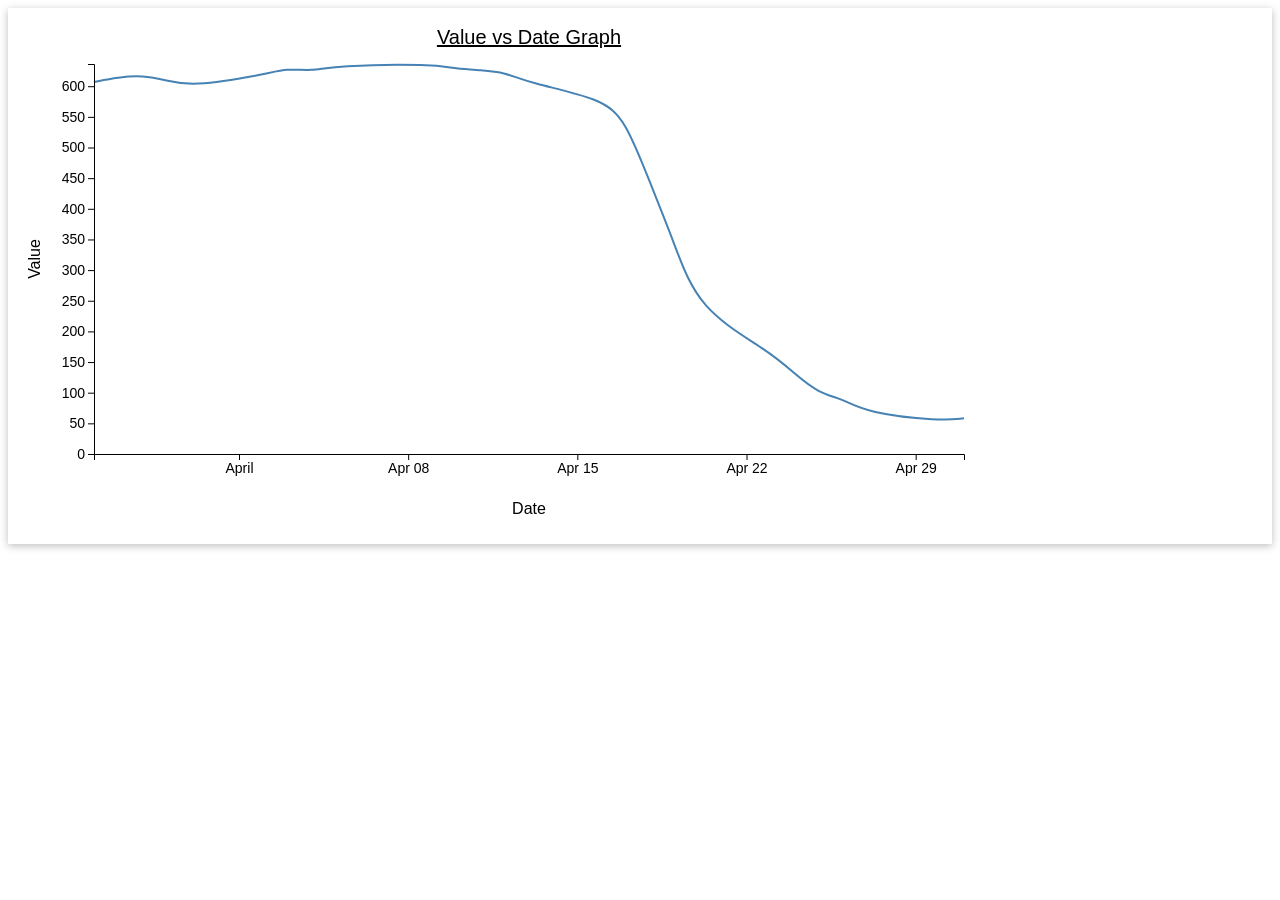
<file: index.html>
<!DOCTYPE html>
<html lang="en">
  <head>
    <meta charset="UTF-8" />
    <meta name="viewport" content="width=device-width, initial-scale=1.0" />
    <title>Interactive Line Chart with D3.js</title>
    <link rel="stylesheet" href="css/style.css">
  </head>
  <body>
    <div id="chart"></div>
    <script src="js/d3.min.js" defer></script>
    <script src="js/d3-fetch.min.js" defer></script>
    <script src="js/line.js" defer></script>
  </body>
</html>
</file>
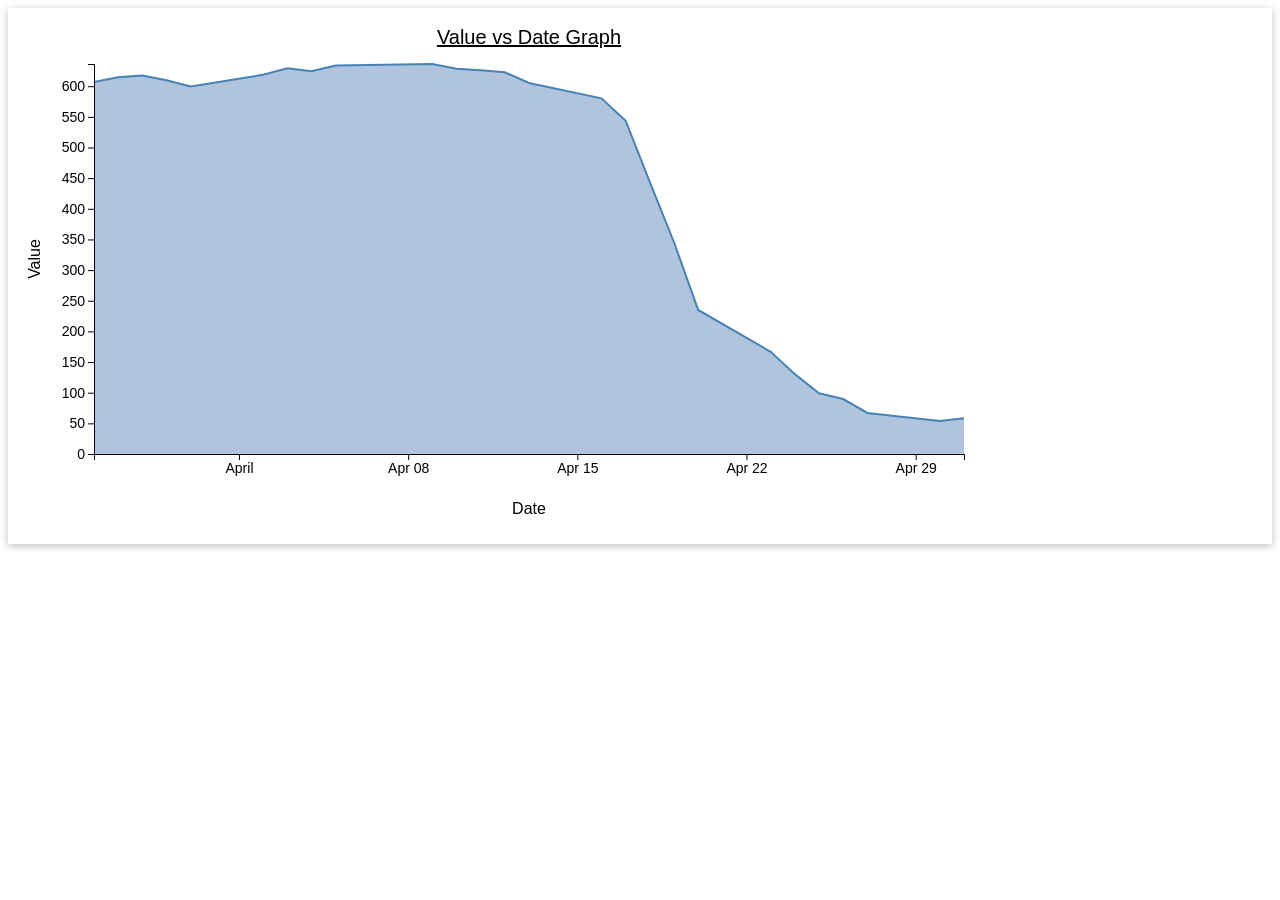
<file: area.html>
<!DOCTYPE html>
<html lang="en">
  <head>
    <meta charset="UTF-8" />
    <meta name="viewport" content="width=device-width, initial-scale=1.0" />
    <title>Interactive Dotted Plot with D3.js</title>
    <link rel="stylesheet" href="css/style.css" />
  </head>
  <body>
    <div id="chart"></div>
    <script src="js/d3.min.js" defer></script>
    <script src="js/d3-fetch.min.js" defer></script>
    <script src="js/area.js" defer></script>
  </body>
</html>
</file>
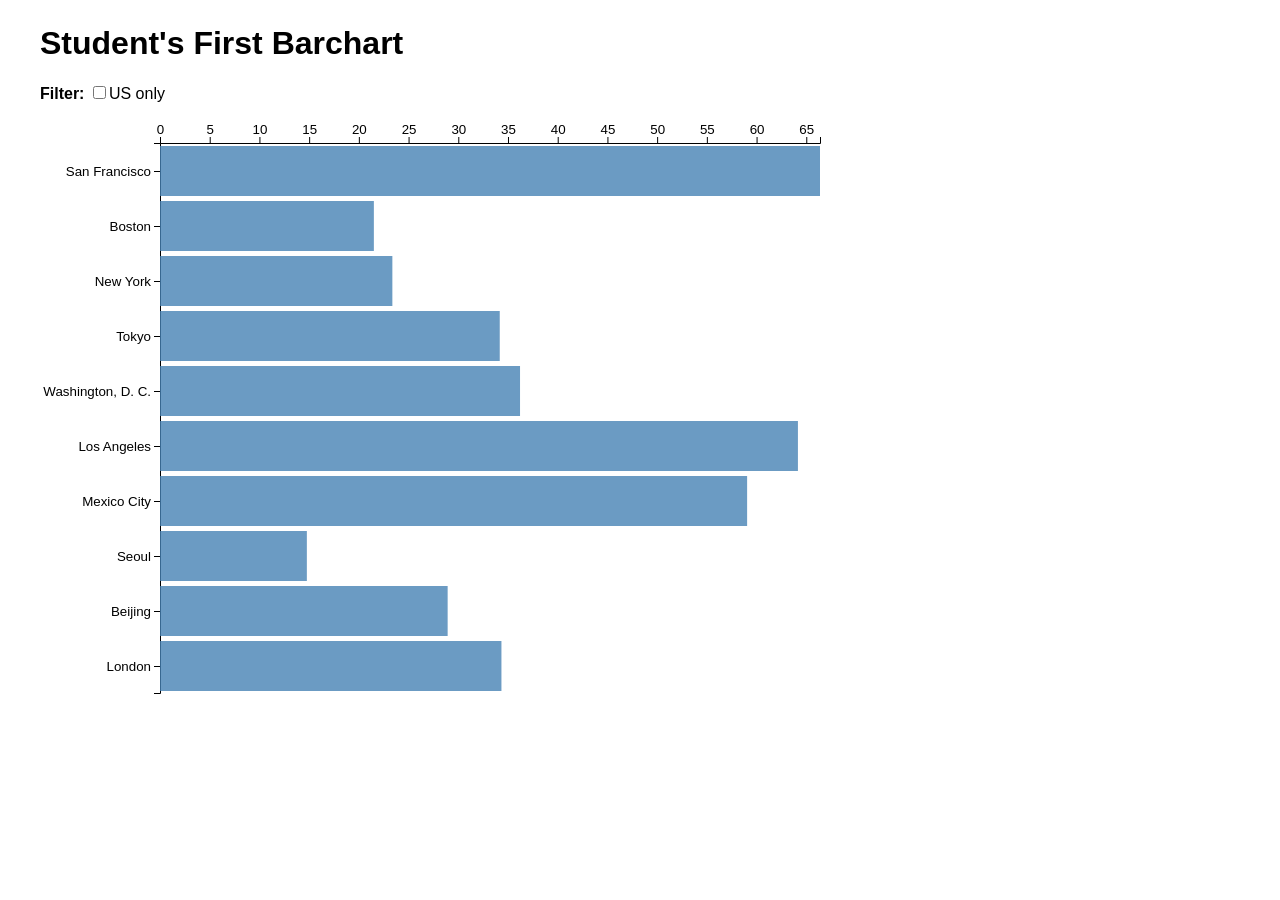
<file: barchart.html>
<!DOCTYPE html>
<html lang="en">
  <head>
    <meta charset="utf-8" />
    <meta http-equiv="X-UA-Compatible" content="IE=edge" />
    <title>Student's First Barchart</title>
    <meta name="description" content="Student's First Barchart" />
    <meta name="viewport" content="width=device-width, initial-scale=1" />
    <script src="js/d3.min.js"></script>
    <style>
      body {
        max-width: 1200px;
        margin: 25px auto;
        font-family: "Helvetica Neue", Helvetica, Arial, "Lucida Grande",
          sans-serif;
      }
      rect {
        fill: steelblue;
        fill-opacity: 0.8;
      }
      rect:hover {
        fill-opacity: 1;
      }
      .axis {
        font-size: smaller;
      }
    </style>
  </head>
  <body>
    <h1>Student's First Barchart</h1>

    <div>
      <strong>Filter:</strong>
      <label
        ><input type="checkbox" name="US" value="1" id="filter-us-only" />US
        only</label
      >
    </div>

    <script>
      const margin = { top: 40, bottom: 10, left: 120, right: 20 };
      const width = 800 - margin.left - margin.right;
      const height = 600 - margin.top - margin.bottom;

      // Creates sources <svg> element
      const svg = d3
        .select("body")
        .append("svg")
        .attr("width", width + margin.left + margin.right)
        .attr("height", height + margin.top + margin.bottom);

      // Group used to enforce margin
      const g = svg
        .append("g")
        .attr("transform", `translate(${margin.left},${margin.top})`);

      // Global variable for all data
      let data;

      // Scales setup
      const xscale = d3.scaleLinear().range([0, width]);
      const yscale = d3.scaleBand().rangeRound([0, height]).paddingInner(0.1);

      // Axis setup
      const xaxis = d3.axisTop().scale(xscale);
      const g_xaxis = g.append("g").attr("class", "x axis");
      const yaxis = d3.axisLeft().scale(yscale);
      const g_yaxis = g.append("g").attr("class", "y axis");

      /////////////////////////

      d3.json("data/weather.json").then((json) => {
        data = json;

        update(data);
      });

      function update(new_data) {
        //update the scales
        xscale.domain([0, d3.max(new_data, (d) => d.temperature)]);
        yscale.domain(new_data.map((d) => d.location.city));
        //render the axis
        g_xaxis.transition().call(xaxis);
        g_yaxis.transition().call(yaxis);

        // Render the chart with new data

        // DATA JOIN use the key argument for ensurign that the same DOM element is bound to the same data-item
        const rect = g
          .selectAll("rect")
          .data(new_data, (d) => d.location.city)
          .join(
            // ENTER
            // new elements
            (enter) => {
              const rect_enter = enter.append("rect").attr("x", 0);
              rect_enter.append("title");
              return rect_enter;
            },
            // UPDATE
            // update existing elements
            (update) => update,
            // EXIT
            // elements that aren't associated with data
            (exit) => exit.remove()
          );

        // ENTER + UPDATE
        // both old and new elements
        rect
          .transition()
          .attr("height", yscale.bandwidth())
          .attr("width", (d) => xscale(d.temperature))
          .attr("y", (d) => yscale(d.location.city));

        rect.select("title").text((d) => d.location.city);
      }

      //interactivity
      d3.select("#filter-us-only").on("change", function () {
        // This will be triggered when the user selects or unselects the checkbox
        const checked = d3.select(this).property("checked");
        if (checked === true) {
          // Checkbox was just checked

          // Keep only data element whose country is US
          const filtered_data = data.filter((d) => d.location.country === "US");

          update(filtered_data); // Update the chart with the filtered data
        } else {
          // Checkbox was just unchecked
          update(data); // Update the chart with all the data we have
        }
      });
    </script>
  </body>
</html>
</file>
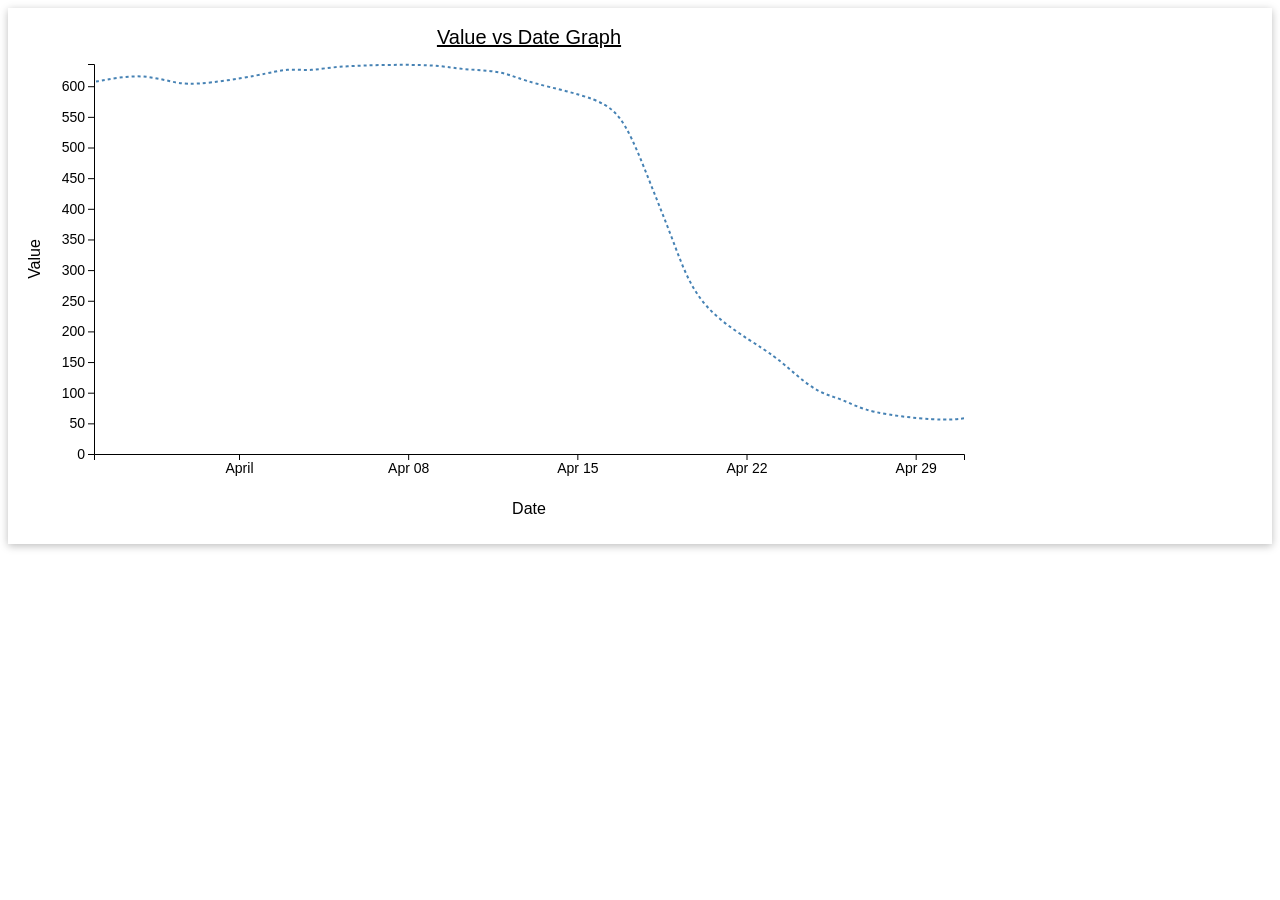
<file: dotted.html>
<!DOCTYPE html>
<html lang="en">
  <head>
    <meta charset="UTF-8" />
    <meta name="viewport" content="width=device-width, initial-scale=1.0" />
    <title>Interactive Dotted Plot with D3.js</title>
    <link rel="stylesheet" href="css/style.css">
  </head>
  <body>
    <div id="chart"></div>
    <script src="js/d3.min.js" defer></script>
    <script src="js/d3-fetch.min.js" defer></script>
    <script src="js/dotted.js" defer></script>
  </body>
</html>
</file>
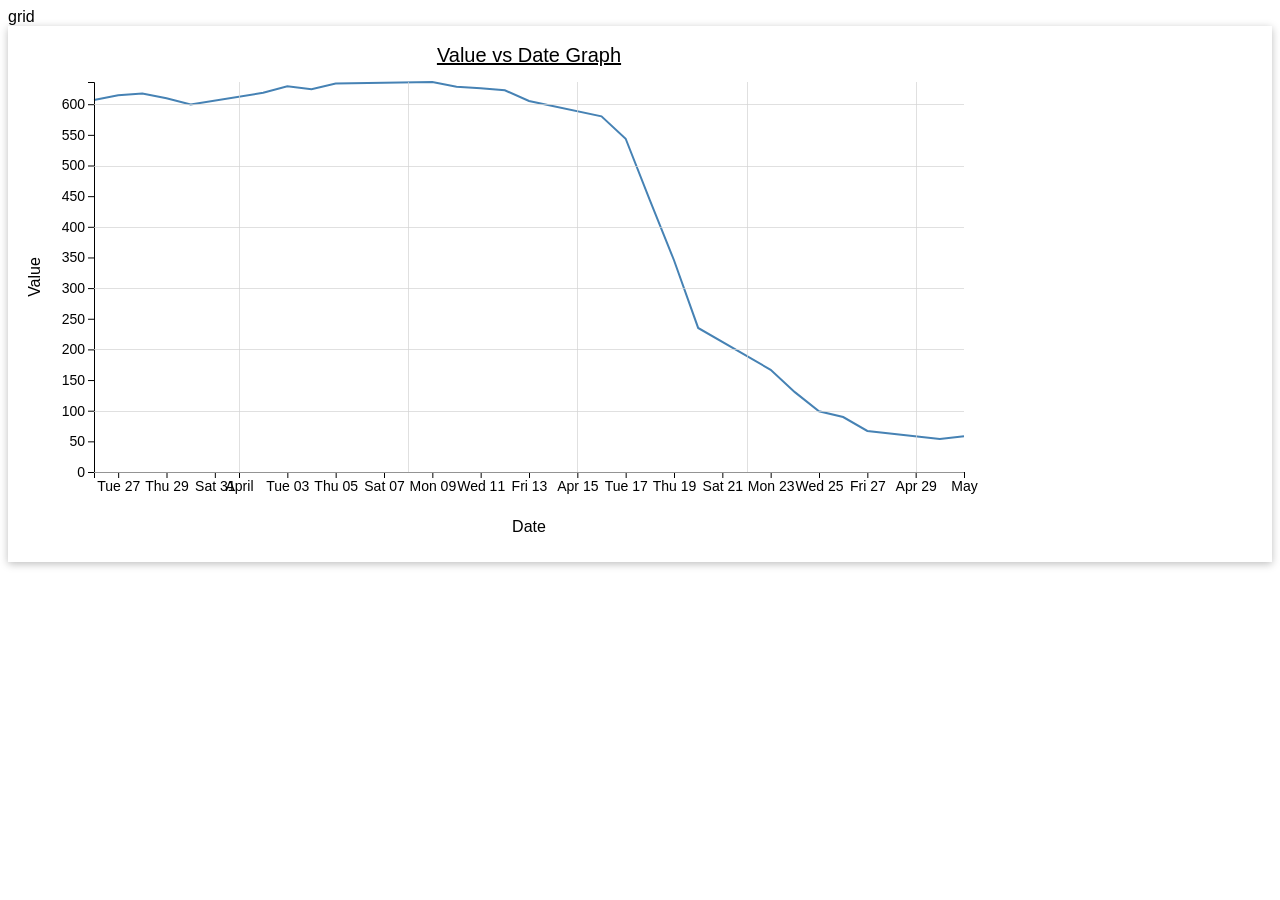
<file: grid.html>
<!DOCTYPE html>
<html lang="en">
  <head>
    <meta charset="UTF-8" />
    <meta name="viewport" content="width=device-width, initial-scale=1.0" />
    <title>Interactive grid Plot with D3.js</title>
    <link rel="stylesheet" href="css/style.css" /></head
  >grid
  <body>
    <div id="chart"></div>
    <script src="js/d3.min.js" defer></script>
    <script src="js/d3-fetch.min.js" defer></script>
    <script src="js/grid.js" defer></script>
  </body>
</html>
</file>
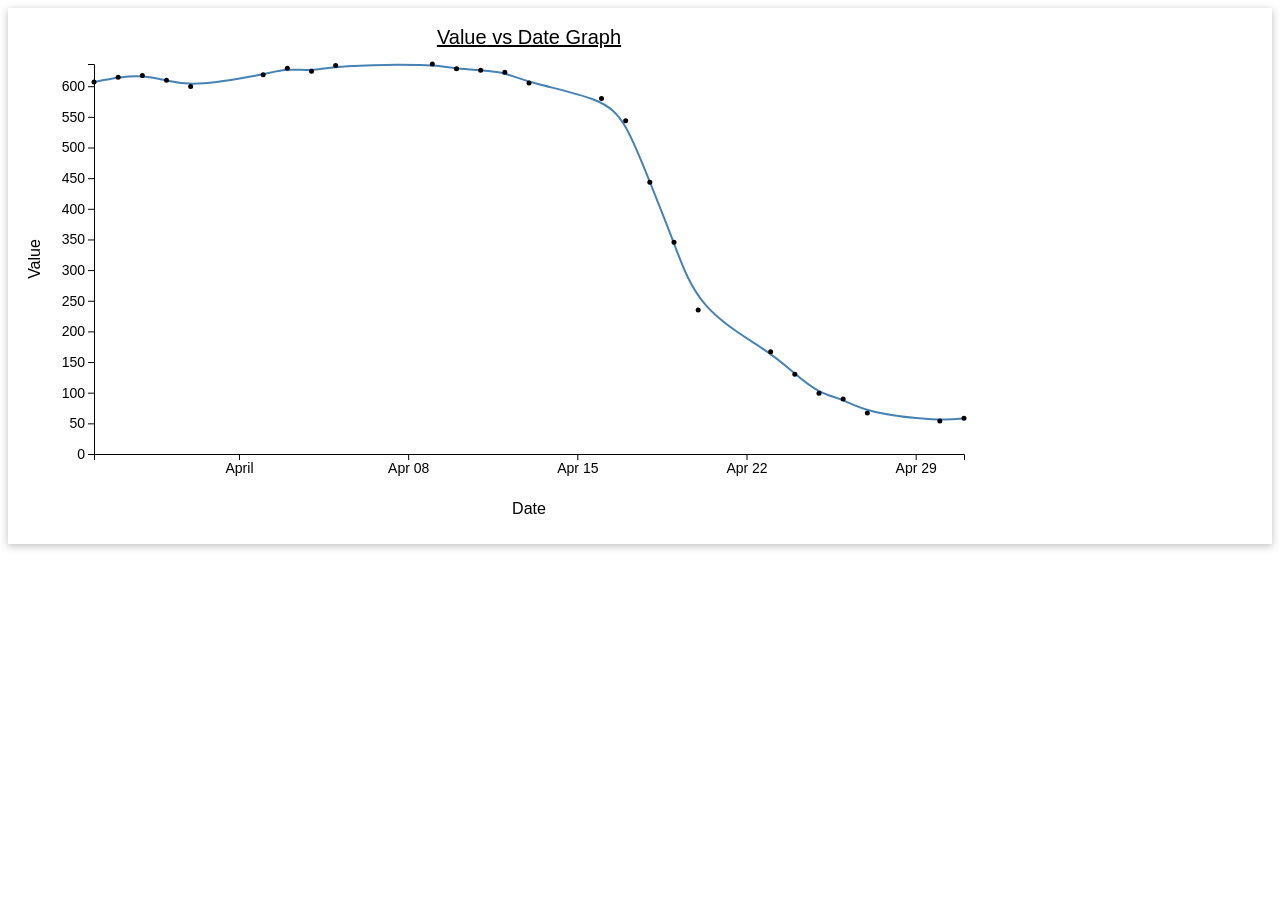
<file: scatter.html>
<!DOCTYPE html>
<html lang="en">
  <head>
    <meta charset="UTF-8" />
    <meta name="viewport" content="width=device-width, initial-scale=1.0" />
    <title>Interactive Scatter Plot with D3.js</title>
    <link rel="stylesheet" href="css/style.css">
  </head>
  <body>
    <div id="chart"></div>
    <script src="js/d3.min.js" defer></script>
    <script src="js/d3-fetch.min.js" defer></script>
    <script src="js/scatter.js" defer></script>
  </body>
</html>
</file>
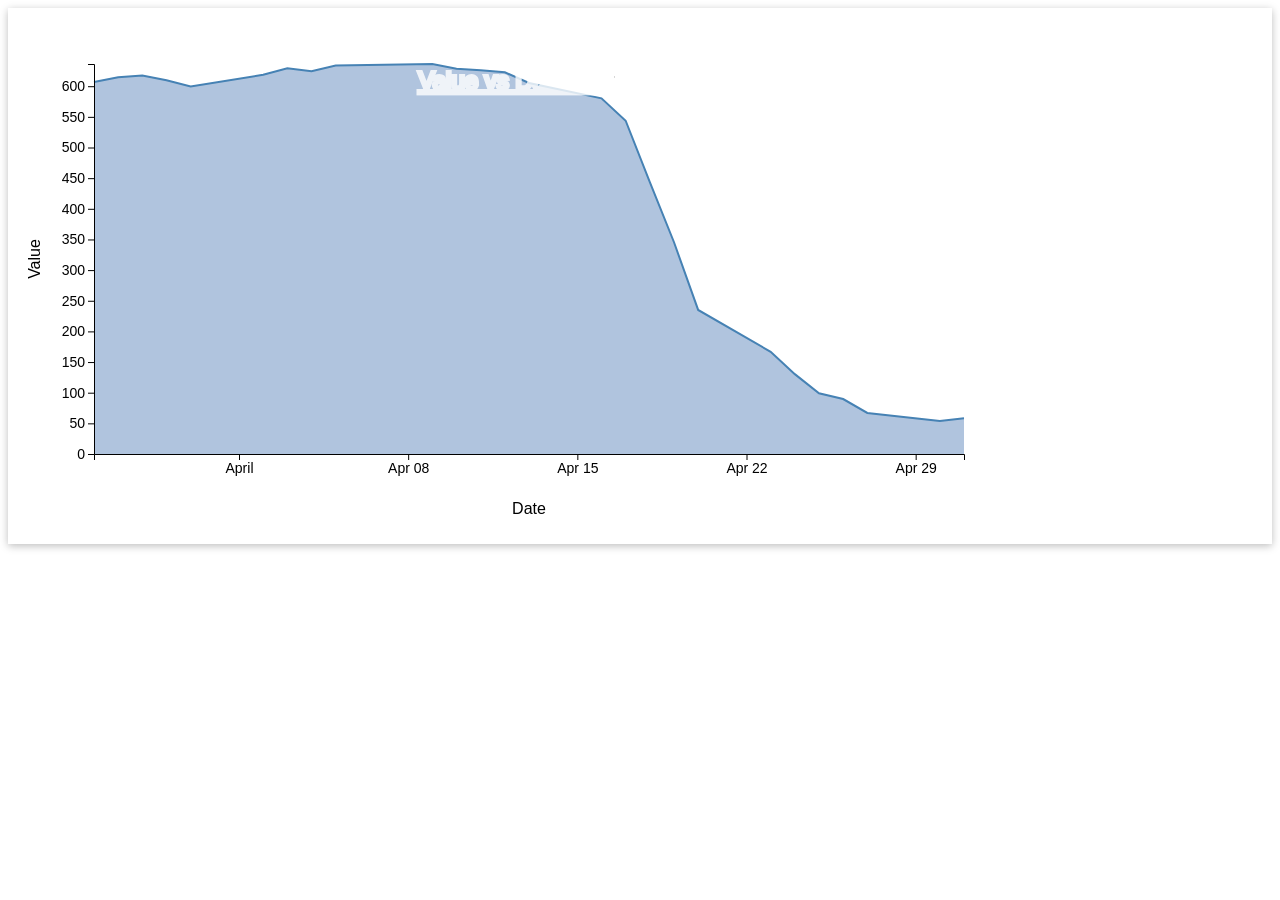
<file: shadow.html>
<!DOCTYPE html>
<html lang="en">
  <head>
    <meta charset="UTF-8" />
    <meta name="viewport" content="width=device-width, initial-scale=1.0" />
    <title>Interactive Dotted Plot with D3.js</title>
    <link rel="stylesheet" href="css/style.css" />
  </head>
  <body>
    <div id="chart"></div>
    <script src="js/d3.min.js" defer></script>
    <script src="js/d3-fetch.min.js" defer></script>
    <script src="js/shadow.js" defer></script>
  </body>
</html>
</file>
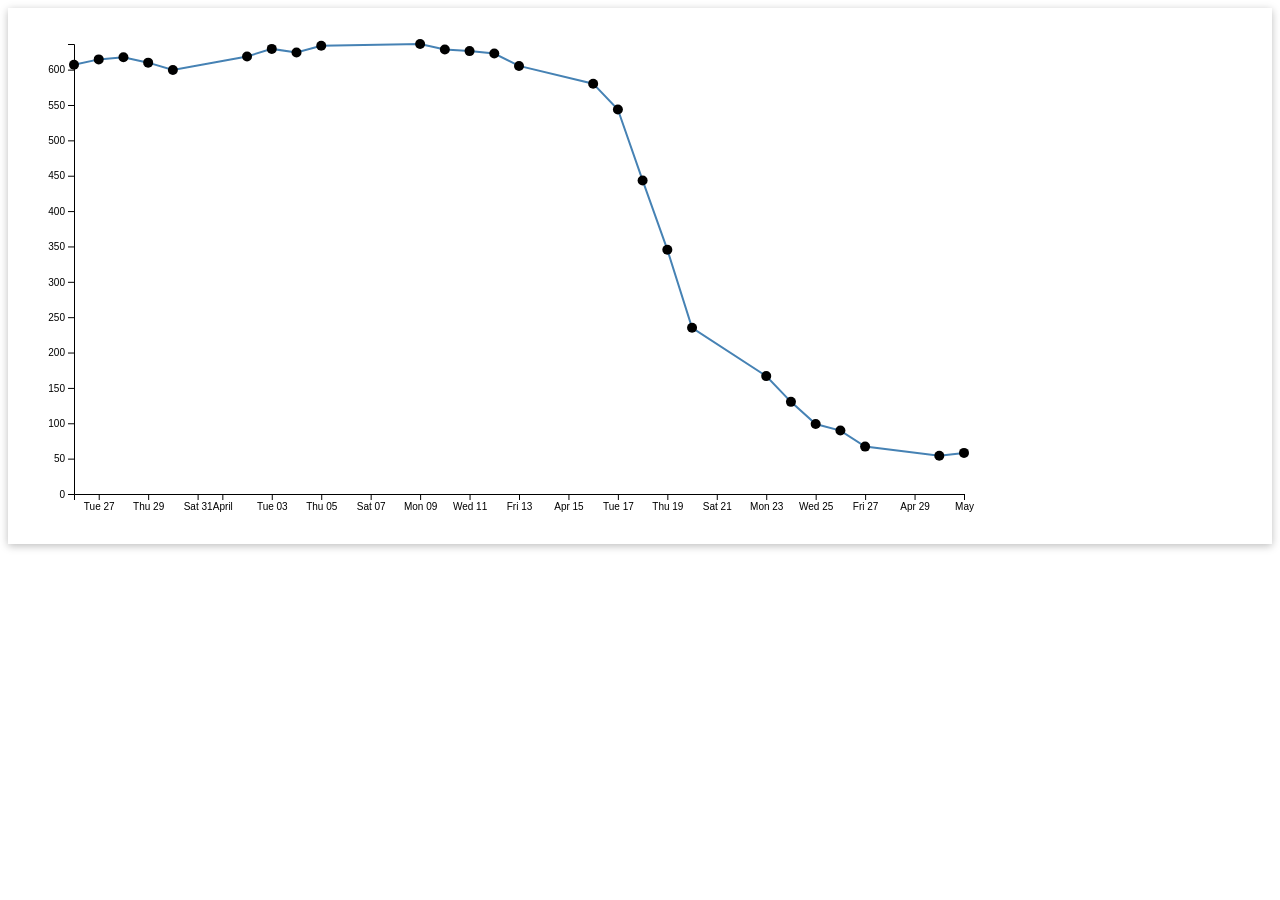
<file: simple-tip.html>
<!DOCTYPE html>
<html lang="en">
  <head>
    <meta charset="UTF-8" />
    <meta name="viewport" content="width=device-width, initial-scale=1.0" />
    <title>Interactive simple tip with D3.js</title>
    <link rel="stylesheet" href="css/style.css" />
  </head>
  <body>
    <div id="chart"></div>
    <script src="js/d3.min.js" defer></script>
    <script src="js/d3-fetch.min.js" defer></script>
    <script src="js/simple-tip.js" defer></script>
  </body>
</html>
</file>
<file: css/style.css>
html {
  font-family: sans-serif;
}
#chart {
  box-shadow: 0 2px 8px rgba(0, 0, 0, 0.26);
  padding: 1rem;
}

.line {
  fill: none;
  stroke: steelblue;
  stroke-width: 2px;
}
.axis {
  font: 14px sans-serif;
}

.area {
  fill: lightsteelblue;
}
text.shadow {
  stroke: white;
  stroke-width: 4px;
  opacity: 0.8;
}
.grid line {
  stroke: lightgrey;
  stroke-opacity: 0.7;
  shape-rendering: crispEdges;
}
.grid path {
  stroke-width: 0;
}
.line {
  fill: none;
  stroke: steelblue;
  stroke-width: 2px;
}

div.tooltip {
  position: absolute;
  text-align: center;
  width: 60px;
  height: 28px;
  padding: 2px;
  font: 12px sans-serif;
  background: lightsteelblue;
  border: 0px;
  border-radius: 8px;
  pointer-events: none;
}
</file>
